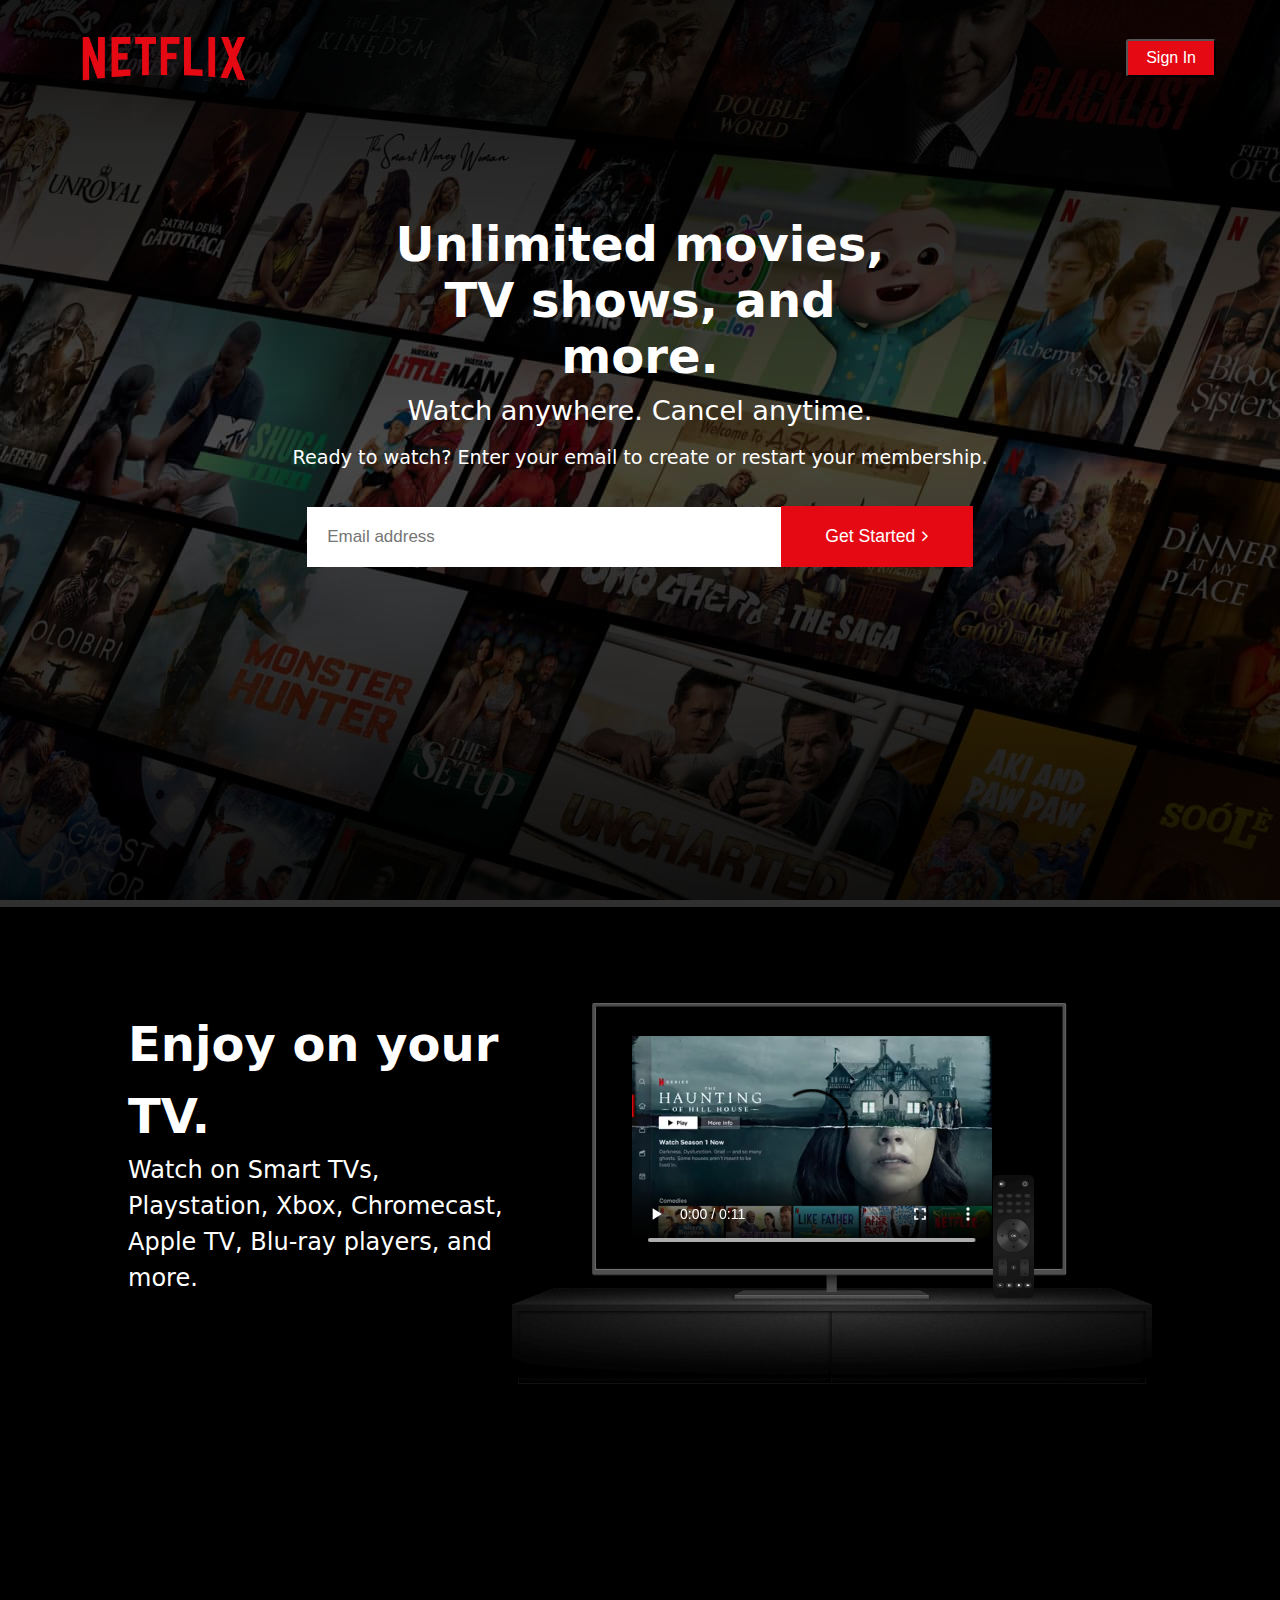
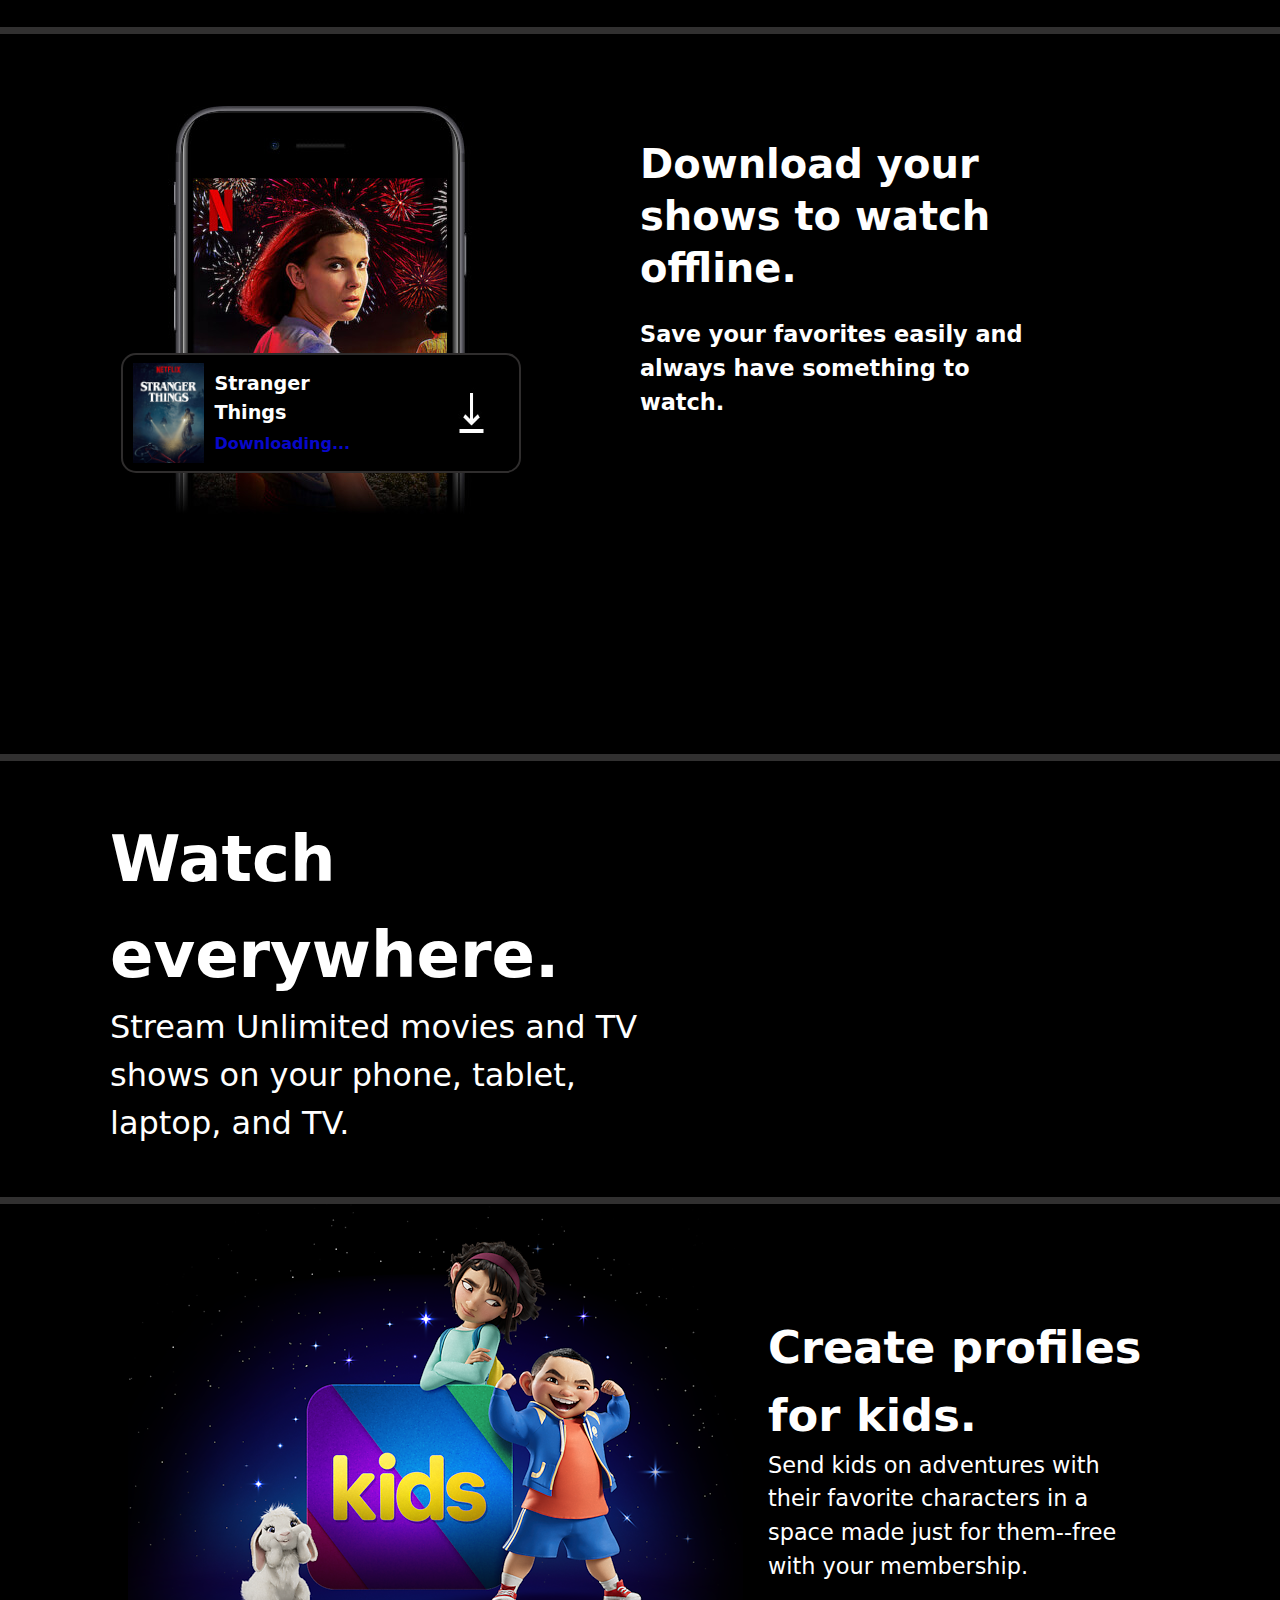
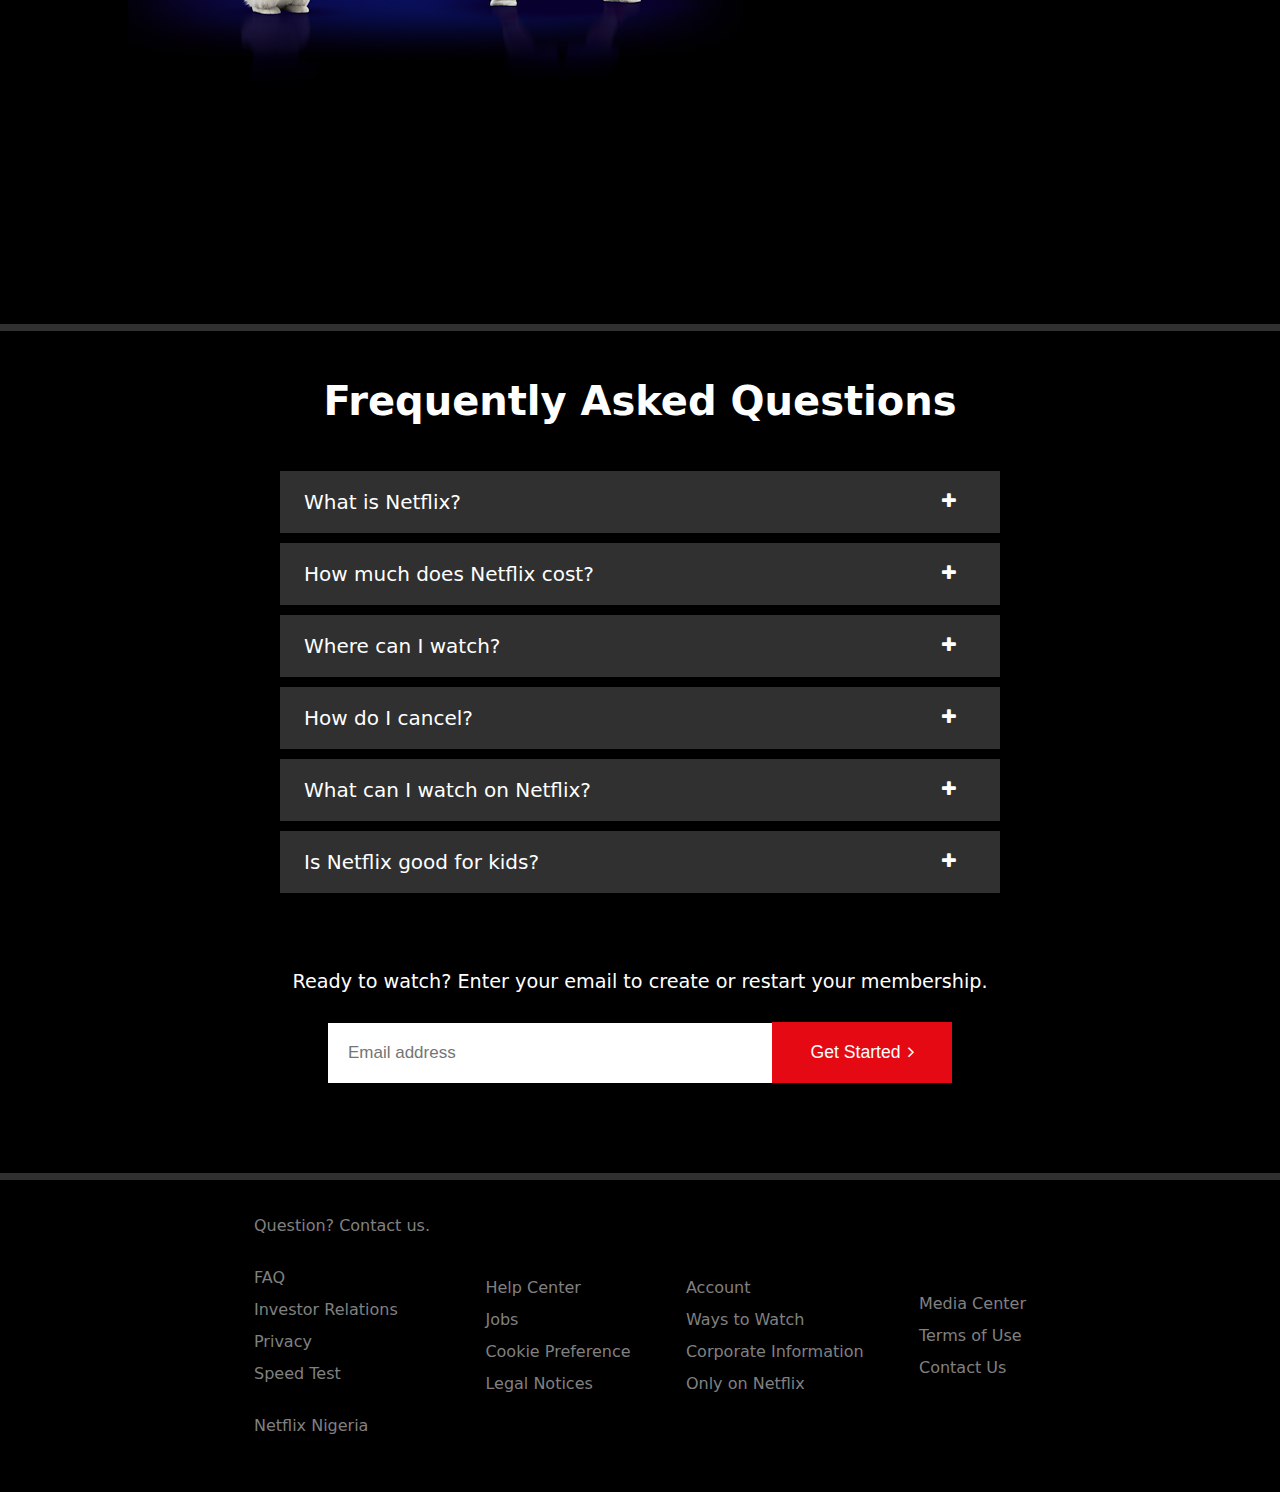
<file: index.html>
<!DOCTYPE html>
<html lang="en">
  <head>
    <meta charset="UTF-8" />
    <meta http-equiv="X-UA-Compatible" content="IE=edge" />
    <meta name="viewport" content="width=device-width, initial-scale=1.0" />
    <title>Netflix Clone</title>
    <link
      rel="stylesheet"
      href="https://cdnjs.cloudflare.com/ajax/libs/font-awesome/4.7.0/css/font-awesome.min.css"
    />
    <link rel="stylesheet" href="index.css" />
  </head>

  <body>
    <section class="bground">
      <div class="container">
        <nav class="nav">
          <div class="flex-nav">
            <div class="nav-logo">
              <img src="./img/netflix-logo.png" />
            </div>
            <button class="nav-list">
              <a class="nav-link" href="#">Sign In</a>
            </button>
          </div>
        </nav>
      </div>
      <div class="header">
        <h1>Unlimited movies, TV shows, and more.</h1>
        <p>Watch anywhere. Cancel anytime.</p>
        <div class="ready-para">
          <p>
            Ready to watch? Enter your email to create or restart your
            membership.
          </p>
        </div>
        <div class="search-container">
          <form>
            <input type="text" placeholder="Email address" name="search" />
            <button type="submit">
              Get Started<i class="fa fa-angle-right"></i>
            </button>
          </form>
        </div>
      </div>
    </section>
    <hr />
    <section class="enjoy-section">
      <div class="enjoy-flex">
        <div>
          <h1>Enjoy on your TV.</h1>
          <p>
            Watch on Smart TVs, Playstation, Xbox, Chromecast, Apple TV, Blu-ray
            players, and more.
          </p>
        </div>
        <div class="enjoy-video">
          <img class="tv" src="./img/tv.png" alt="tvshow" />
          <video
            controls
            width="360"
            height="250"
            autoplay=""
            playsinline=""
            muted=""
            loop=""
          >
            <source src="./video/video-tv-0819.mp4" type="video/mp4" />
          </video>
        </div>
      </div>
    </section>
    <hr />
    <section class="mobile-download">
      <div class="download-shows">
        <div>
          <img src="./img/mobile.jpg" alt="mobile" />
        </div>
        <div class="img-boxshot">
          <img src="./img/boxshot.png" alt="mobile" />
          <div class="img-boxshot-text">
            <h3>Stranger Things</h3>
            <p>Downloading...</p>
          </div>
          <img class="download-icon" src="./img/download.jpg" alt="download" />
        </div>
        <div>
          <h1>Download your shows to watch offline.</h1>
          <p>Save your favorites easily and always have something to watch.</p>
        </div>
      </div>
    </section>

    <hr />
    <section class="watch-everywhere">
      <div class="watch-write">
        <h1>Watch everywhere.</h1>
        <p>
          Stream Unlimited movies and TV shows on your phone, tablet, laptop,
          and TV.
        </p>
      </div>
    </section>
    <hr />
    <section class="kids-profile">
      <div class="kids-pro">
        <div>
          <img src="./img/kids.png" alt="kids" />
        </div>
        <div>
          <h1>Create profiles for kids.</h1>
          <p>
            Send kids on adventures with their favorite characters in a space
            made just for them--free with your membership.
          </p>
        </div>
      </div>
    </section>
    <hr />
    <section class="frequent-questions">
      <div class="questions">
        <div>
          <h1>Frequently Asked Questions</h1>
        </div>
        <details>
          <summary>What is Netflix?<i class="fa fa-plus"></i></summary>
          <hr />
          <p>
            Netflix is a streaming service that offers a wide variety of
            award-winning TV shows, movies, anime, documentaries, and more on
            thousands of internet-connected devices. <br /><br />
            You can watch as much as you want, whenever you want without a
            single commercial – all for one low monthly price. There's always
            something new to discover and new TV shows and movies are added
            every week!
          </p>
        </details>
        <details>
          <summary>
            How much does Netflix cost?<i class="fa fa-plus"></i>
          </summary>
          <hr />
          <p>
            Watch Netflix on your smartphone, tablet, Smart TV, laptop, or
            streaming device, all for one fixed monthly fee. Plans range from
            ₦1,200 to ₦4,400 a month. No extra costs, no contracts.
          </p>
        </details>
        <details>
          <summary>Where can I watch?<i class="fa fa-plus"></i></summary>
          <hr />
          <p>
            Watch anywhere, anytime. Sign in with your Netflix account to watch
            instantly on the web at netflix.com from your personal computer or
            on any internet-connected device that offers the Netflix app,
            including smart TVs, smartphones, tablets, streaming media players
            and game consoles.<br /><br />
            You can also download your favorite shows with the iOS, Android, or
            Windows 10 app. Use downloads to watch while you're on the go and
            without an internet connection. Take Netflix with you anywhere.
          </p>
        </details>
        <details>
          <summary>How do I cancel?<i class="fa fa-plus"></i></summary>
          <hr />
          <p>
            Netflix is flexible. There are no pesky contracts and no
            commitments. You can easily cancel your account online in two
            clicks. There are no cancellation fees – start or stop your account
            anytime.
          </p>
        </details>
        <details>
          <summary>
            What can I watch on Netflix?<i class="fa fa-plus"></i>
          </summary>
          <hr />
          <p>
            Netflix has an extensive library of feature films, documentaries, TV
            shows, anime, award-winning Netflix originals, and more. Watch as
            much as you want, anytime you want.
          </p>
        </details>
        <details>
          <summary>Is Netflix good for kids?<i class="fa fa-plus"></i></summary>
          <hr />
          <p>
            The Netflix Kids experience is included in your membership to give
            parents control while kids enjoy family-friendly TV shows and movies
            in their own space.<br /><br />
            Kids profiles come with PIN-protected parental controls that let you
            restrict the maturity rating of content kids can watch and block
            specific titles you don’t want kids to see.
          </p>
        </details>
        <div class="ready-watch">
          <p>
            Ready to watch? Enter your email to create or restart your
            membership.
          </p>
        </div>

        <div class="search-container">
          <form action="#">
            <input type="text" placeholder="Email address" name="search" />
            <button type="submit">
              Get Started<i class="fa fa-angle-right"></i>
            </button>
          </form>
        </div>
      </div>
    </section>
    <hr />
    <!-- footer section -->
    <section class="footer-section">
      <div class="footer-style">
        <div class="footer-question">
          <p>
            <a href="#"> Question? Contact us.</a>
          </p>
          <div>
            <ul>
              <li>
                <a href="#"> FAQ </a>
              </li>
              <li>
                <a href="#"> Investor Relations </a>
              </li>
              <li>
                <a href="#"> Privacy </a>
              </li>
              <li>
                <a href="#"> Speed Test </a>
              </li>
            </ul>
          </div>

          <div class="netnaija">
            <p>Netflix Nigeria</p>
          </div>
        </div>
        <div>
          <ul>
            <li>
              <a href="#"> Help Center </a>
            </li>
            <li>
              <a href="#"> Jobs </a>
            </li>
            <li>
              <a href="#"> Cookie Preference </a>
            </li>
            <li>
              <a href="#"> Legal Notices </a>
            </li>
          </ul>
        </div>
        <div>
          <ul>
            <li>
              <a href="#"> Account </a>
            </li>
            <li>
              <a href="#"> Ways to Watch </a>
            </li>
            <li>
              <a href="#"> Corporate Information </a>
            </li>
            <li>
              <a href="#"> Only on Netflix </a>
            </li>
          </ul>
        </div>
        <div>
          <ul>
            <li>
              <a href="#"> Media Center </a>
            </li>
            <li>
              <a href="#"> Terms of Use </a>
            </li>
            <li>
              <a href="#"> Contact Us </a>
            </li>
          </ul>
        </div>
      </div>
    </section>
  </body>
</html>
</file>
<file: index.css>
*,
*::before,
*::after {
  margin: 0;
  padding: 0;
  box-sizing: border-box;
}

body {
  font-family: system-ui, -apple-system, BlinkMacSystemFont, "Segoe UI", Roboto,
    Oxygen, Ubuntu, Cantarell, "Open Sans", "Helvetica Neue", sans-serif;
}

.container {
  width: 90%;
  max-width: 1170px;
  margin-inline: auto;
}

.flex-nav {
  display: flex;
  justify-content: space-between;
  align-items: center;
}
.nav-logo img {
  width: 200px;
}
.nav-list {
  background-color: #e50914;
  padding: 8px 18px;
  font-size: 1rem;
  font-weight: 400;
  border-radius: 3px;
}

.nav-list a {
  text-decoration: none;
  color: white;
}
.bground {
  background-image: linear-gradient(
      rgba(0, 0, 0, 0.874),
      rgba(1, 0, 0, 0.625),
      rgba(0, 0, 0, 0.898)
    ),
    url("./img/bground.jpg");
  height: 100vh;
}
.header {
  margin-top: 100px;
  color: white;
  text-align: center;
}
.header h1 {
  margin: 0 auto;
  width: 500px;
  font-size: 3rem;
}
.header p {
  font-size: 1.7rem;
  line-height: 2;
}
.ready-para p {
  font-size: 1.2rem;
  line-height: 2;
}
.search-container input {
  margin-top: 30px;
}
.search-container input {
  background: white;
  padding: 20px;
  border: none;
  font-size: 17px;
  width: 37%;
}
.search-container button {
  padding: 20px;
  background: #e50914;
  color: white;
  font-size: 1.1rem;
  text-align: center;
  border: none;
  cursor: pointer;
  width: 15%;
  margin-left: -5px;
}
.fa {
  margin-left: 7px;
  font-size: 1.1rem;
}
.search-container button:hover {
  background: red;
}
hr {
  height: 7px;
  background: rgb(49, 48, 48);
  border: none;
}

.enjoy-section {
  background-color: black;
  color: white;
  font-size: 1.5rem;
  height: 80vh;
  /* z-index: -1; */

  /* position: relative; */
}
.enjoy-flex {
  display: flex;
  margin: auto;
  align-items: center;
  width: 80%;
  line-height: 1.5;
  /* z-index: 1; */
}
.enjoy-video {
  position: relative;
}

video {
  position: absolute;
  top: 105px;
  left: 120px;
}
.mobile-download {
  background-color: black;
  color: white;
  font-size: 1.4rem;
  height: 80vh;
}
.download-shows {
  display: flex;
  margin: auto;
  align-items: center;
  width: 80%;
  line-height: 1.5;
  position: absolute;
}
.download-shows h1 {
  font-size: 2.5rem;
  line-height: 1.3;
  margin-bottom: 1.5rem;
}
.download-shows p {
  font-weight: 600;
  font-size: 1.4rem;
  line-height: 1.5;
}
.img-boxshot {
  background: black;
  border: 2px solid rgb(47, 45, 45);
  border-radius: 15px;
  width: 400px;
  height: 120px;
  color: white;
  display: flex;
  align-items: center;
  position: absolute;
  margin-left: 5.4em;
  margin-top: 12em;
}
.img-boxshot img {
  height: 120px;
  padding: 10px;
}
.img-boxshot-text h3 {
  font-size: 1.2rem;
}
.img-boxshot-text p {
  font-size: 1rem;
}
.download-icon {
  margin-left: 50px;
  width: 95px;
}
.img-boxshot p {
  color: rgb(8, 8, 202);
  margin-top: 5px;
}

.watch-everywhere {
  background: black;
}
.watch-write {
  color: white;
  font-size: 2rem;
  line-height: 1.5;
  width: 50%;
  padding: 50px;
  margin-left: 60px;
}
.kids-profile {
  background-color: black;
  color: white;
  font-size: 1.4rem;
  height: 80vh;
}
.kids-pro {
  display: flex;
  margin: auto;
  align-items: center;
  width: 80%;
  line-height: 1.5;
}
.frequent-questions {
  background: black;
  color: white;
  padding: 40px;
}
.questions {
  text-align: center;
}
.questions h1 {
  font-size: 2.5rem;
  line-height: 1.5;
  margin-bottom: 2.5rem;
}
details {
  background: #303030;
  color: white;
  font-weight: 500;
  cursor: pointer;
  padding: 0.8em 2.2em 0.8em 1.2em;
  width: 60%;
  line-height: 1.5;
  text-align: left;
  border: none;
  /* transition: 0.4s; */
  margin: auto;
  height: 70%;
  font-size: 1.25rem;
  margin-bottom: 10px;
}
details hr {
  margin-top: 15px;
  margin-bottom: 20px;
  height: 1px;
  background: black;
  border: none;
}
summary {
  display: flex;
  justify-content: space-between;
  align-items: center;
}
.ready-watch p {
  font-weight: 400;
  font-size: 1.2rem;
  margin-top: 4em;
}
.frequent-questions .search-container {
  margin-bottom: 50px;
}

.footer-section {
  background-color: black;
  color: white;
  list-style-type: none;
}
.footer-style {
  display: flex;
  justify-content: space-between;
  margin: auto;
  align-items: center;
  width: 65%;
  padding: 30px;
  line-height: 2;
}
.footer-style li {
  list-style-type: none;
}
.footer-style a {
  text-decoration: none;
  color: gray;
}
.footer-style a:hover {
  text-decoration: underline;
}
.netnaija p {
  margin-top: 20px;
  color: gray;
}
.footer-question p {
  margin-bottom: 20px;
}
</file>
